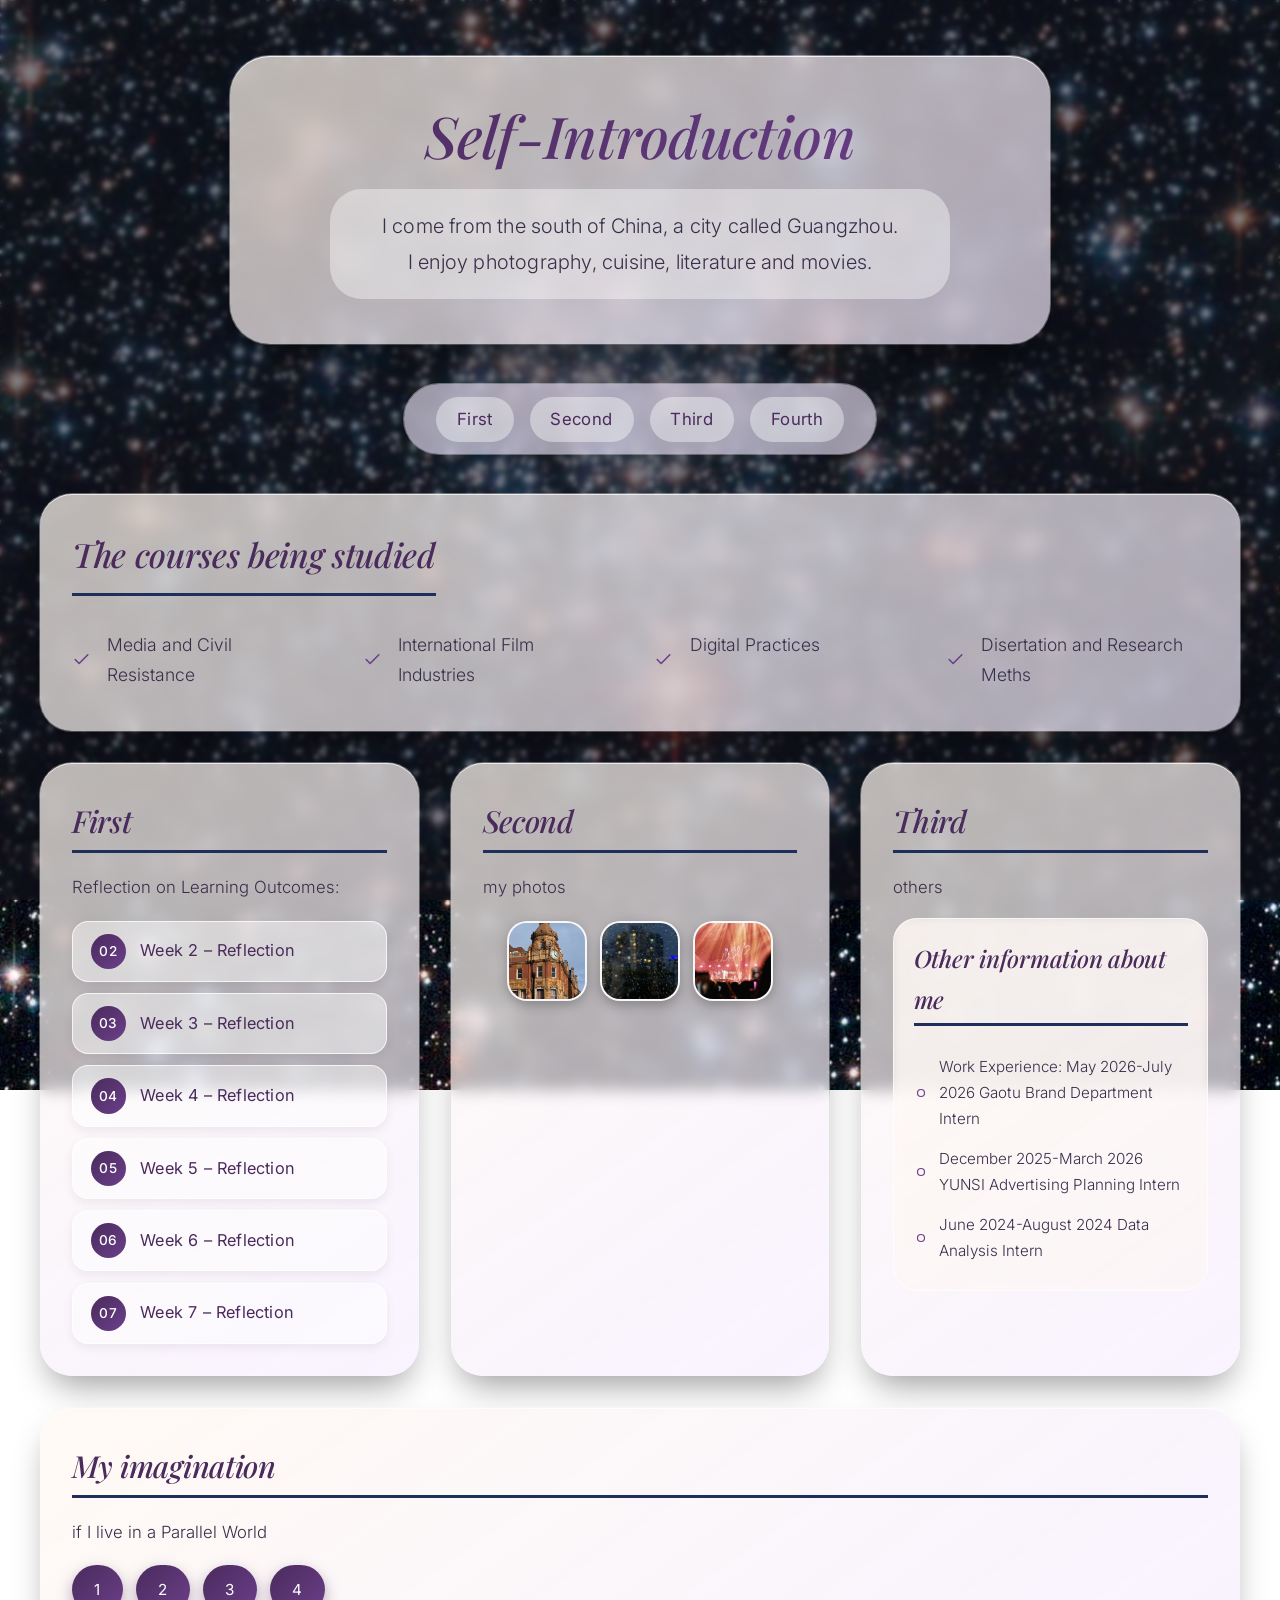
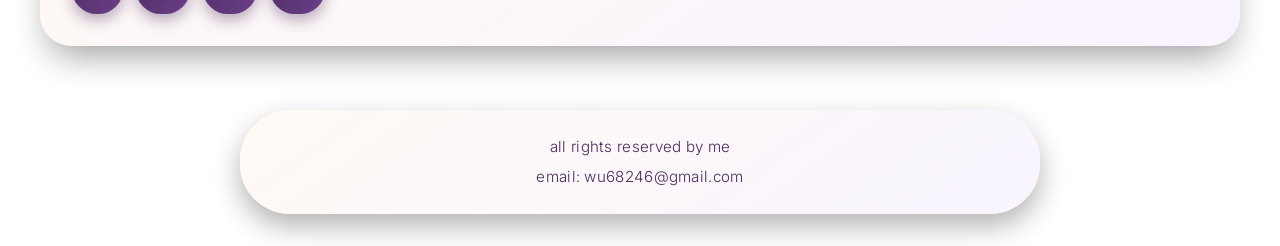
<file: index.html>
<!DOCTYPE html>
<html lang="en">
<head>
  <meta charset="UTF-8">
  <meta name="viewport" content="width=device-width, initial-scale=1.0">
  <title>Welcome to 5000r's website</title>
  <link rel="preconnect" href="https://fonts.googleapis.com">
  <link rel="preconnect" href="https://fonts.gstatic.com" crossorigin>
  <link href="https://fonts.googleapis.com/css2?family=Playfair+Display:ital,wght@0,400;0,500;0,600;0,700;1,400&family=Inter:opsz,wght@14..32,300;14..32,400;14..32,500;14..32,600&display=swap" rel="stylesheet">
  <style>
    * {
      margin: 0;
      padding: 0;
      box-sizing: border-box;
    }

    body {
      font-family: 'Inter', 'Segoe UI', system-ui, -apple-system, sans-serif;
      font-weight: 300;
      line-height: 1.7;
      color: #1e1e2f;
      min-height: 100vh;
      background-image: url('5000r.jpg');
      background-size: cover;
      background-repeat: no-repeat;
      background-position: center;
      background-attachment: fixed;
      position: relative;
      display: flex;
      flex-direction: column;
      align-items: center;
      padding: 2rem 1.5rem;
    }

    body::before {
      content: "";
      position: fixed;
      inset: 0;
      background: rgba(20, 20, 30, 0.55);
      backdrop-filter: blur(2px);
      z-index: 0;
      pointer-events: none;
    }

    body > * {
      position: relative;
      z-index: 1;
    }

    header {
      max-width: 820px;
      width: 100%;
      margin: 1.5rem auto 2rem;
      padding: 2.8rem 2.2rem;
      background: linear-gradient(145deg, rgba(255, 245, 235, 0.72), rgba(245, 235, 255, 0.68));
      backdrop-filter: blur(10px);
      border-radius: 2.5rem;
      box-shadow: 0 25px 45px -12px rgba(0, 0, 0, 0.55), 0 0 0 1px rgba(255, 255, 255, 0.4), inset 0 1px 0 rgba(255, 255, 255, 0.8);
      text-align: center;
      transition: transform 0.2s ease;
    }

    header h1 {
      font-family: 'Playfair Display', Georgia, serif;
      font-weight: 500;
      font-style: italic;
      font-size: 3.6rem;
      letter-spacing: -0.01em;
      text-transform: capitalize;
      background: linear-gradient(135deg, #4a2b5c, #6b3f8a);
      -webkit-background-clip: text;
      background-clip: text;
      color: transparent;
      margin-bottom: 1.2rem;
      line-height: 1.2;
    }

    header p {
      font-family: 'Inter', sans-serif;
      font-weight: 300;
      font-size: 1.25rem;
      color: #3a2f4b;
      max-width: 620px;
      margin: 0 auto;
      line-height: 1.8;
      background: rgba(255, 255, 255, 0.4);
      padding: 1.2rem 1.8rem;
      border-radius: 2rem;
      letter-spacing: 0.2px;
    }

    nav {
      display: flex;
      flex-wrap: wrap;
      justify-content: center;
      gap: 1rem;
      margin: 0.5rem 0 2.5rem;
      background: rgba(245, 235, 255, 0.6);
      backdrop-filter: blur(8px);
      padding: 0.8rem 2rem;
      border-radius: 50px;
      box-shadow: 0 8px 20px rgba(0, 0, 0, 0.25), 0 0 0 1px rgba(255, 255, 255, 0.4);
      width: fit-content;
      max-width: 90%;
    }

    nav a {
      font-family: 'Inter', sans-serif;
      font-weight: 400;
      font-size: 1.05rem;
      color: #4a2b5c;
      text-decoration: none;
      padding: 0.5rem 1.3rem;
      border-radius: 30px;
      transition: all 0.25s ease;
      background: rgba(255, 255, 255, 0.4);
      letter-spacing: 0.4px;
    }

    nav a:hover {
      background: #4a2b5c;
      color: #ffffff;
      transform: translateY(-2px);
      box-shadow: 0 6px 12px rgba(0, 0, 0, 0.25);
      font-weight: 500;
    }

    main {
      width: 100%;
      max-width: 1200px;
      display: flex;
      flex-direction: row;
      flex-wrap: wrap;
      justify-content: center;
      align-items: stretch;
      gap: 2rem;
      margin-bottom: 2rem;
    }

    main > *,
    section {
      background: linear-gradient(145deg, rgba(255, 248, 240, 0.72), rgba(245, 238, 255, 0.68));
      backdrop-filter: blur(8px);
      border-radius: 2rem;
      padding: 2rem 2rem;
      box-shadow: 0 18px 35px -10px rgba(0, 0, 0, 0.4), 0 0 0 1px rgba(255, 255, 255, 0.35), inset 0 1px 0 rgba(255, 255, 255, 0.7);
      transition: all 0.2s ease;
    }

    .courses-block {
      flex: 0 0 100%;
      display: flex;
      flex-direction: column;
    }

    .courses-block h2 {
      font-family: 'Playfair Display', Georgia, serif;
      font-weight: 500;
      font-style: italic;
      font-size: 2.1rem;
      color: #4a2b5c;
      margin-bottom: 1rem;
      letter-spacing: -0.01em;
      padding-bottom: 0.6rem;
      border-bottom: 3px solid #1e2f5c;
      width: fit-content;
    }

    .courses-block ul {
      list-style-type: none;
      display: grid;
      grid-template-columns: repeat(auto-fit, minmax(240px, 1fr));
      gap: 0.8rem 1.8rem;
      padding-left: 0;
      margin-top: 0.5rem;
    }

    .courses-block ul li {
      font-family: 'Inter', sans-serif;
      font-weight: 300;
      font-size: 1.1rem;
      color: #3a2f4b;
      padding: 0.6rem 0.8rem 0.6rem 2.2rem;
      background: url('data:image/svg+xml;utf8,<svg xmlns="http://www.w3.org/2000/svg" width="16" height="16" viewBox="0 0 24 24" fill="none" stroke="%236b3f8a" stroke-width="2" stroke-linecap="round" stroke-linejoin="round"><path d="M20 6L9 17l-5-5"/></svg>') left center no-repeat;
      background-size: 1.2rem;
      border-radius: 30px;
      transition: background 0.2s;
    }

    #first, #second, #third, #fourth {
      flex: 1 1 280px;
      min-width: 240px;
      display: flex;
      flex-direction: column;
    }

    section h3 {
      font-family: 'Playfair Display', Georgia, serif;
      font-weight: 500;
      font-style: italic;
      font-size: 1.9rem;
      color: #4a2b5c;
      margin-bottom: 0.75rem;
      letter-spacing: -0.01em;
      display: inline-block;
      border-bottom: 3px solid #1e2f5c;
      padding-bottom: 0.2rem;
    }

    section p {
      font-family: 'Inter', sans-serif;
      font-weight: 300;
      font-size: 1.05rem;
      color: #3a2f4b;
      margin-top: 0.5rem;
    }

    /* ===== Week 1–6 链接卡片 ===== */
    .outcome-list {
      display: flex;
      flex-direction: column;
      gap: 0.7rem;
      margin-top: 1.2rem;
    }

    .outcome-item {
      display: flex;
      align-items: center;
      gap: 0.9rem;
      text-decoration: none;
      padding: 0.75rem 1.1rem;
      border-radius: 16px;
      background: rgba(255, 255, 255, 0.45);
      border: 1px solid rgba(255, 255, 255, 0.75);
      box-shadow: 0 4px 10px rgba(74, 43, 92, 0.08);
      transition: all 0.25s ease;
      position: relative;
      overflow: hidden;
    }

    .outcome-item::before {
      content: "";
      position: absolute;
      left: 0;
      top: 0;
      bottom: 0;
      width: 4px;
      background: linear-gradient(180deg, #4a2b5c, #8a5cb0);
      opacity: 0;
      transition: opacity 0.25s ease;
    }

    .outcome-item:hover {
      background: linear-gradient(135deg, #4a2b5c, #6b3f8a);
      transform: translateY(-3px);
      box-shadow: 0 10px 22px rgba(74, 43, 92, 0.35);
    }

    .outcome-item:hover::before {
      opacity: 1;
    }

    .week-num {
      flex-shrink: 0;
      width: 2.2rem;
      height: 2.2rem;
      display: flex;
      align-items: center;
      justify-content: center;
      border-radius: 50%;
      background: linear-gradient(135deg, #4a2b5c, #6b3f8a);
      color: #ffffff;
      font-family: 'Inter', sans-serif;
      font-weight: 500;
      font-size: 0.85rem;
      letter-spacing: 0.5px;
      transition: all 0.25s ease;
    }

    .outcome-item:hover .week-num {
      background: #ffffff;
      color: #4a2b5c;
    }

    .week-label {
      font-family: 'Inter', sans-serif;
      font-weight: 400;
      font-size: 1.02rem;
      color: #4a2b5c;
      letter-spacing: 0.2px;
      transition: color 0.25s ease;
    }

    .outcome-item:hover .week-label {
      color: #ffffff;
      font-weight: 500;
    }

    .gallery {
      display: flex;
      flex-wrap: wrap;
      gap: 0.8rem;
      margin-top: 1.2rem;
      justify-content: center;
    }

    .gallery img {
      width: 80px;
      height: 80px;
      object-fit: cover;
      border-radius: 20px;
      box-shadow: 0 4px 12px rgba(0, 0, 0, 0.25);
      border: 2px solid rgba(255, 255, 255, 0.8);
      transition: transform 0.25s, box-shadow 0.25s;
      background: #d9d9e0;
    }

    .gallery img:hover {
      transform: scale(1.1);
      box-shadow: 0 8px 20px rgba(0, 0, 0, 0.35);
    }

    #third section {
      background: rgba(255, 250, 245, 0.55);
      backdrop-filter: blur(4px);
      border-radius: 1.5rem;
      padding: 1.2rem 1.2rem;
      margin-top: 1rem;
      box-shadow: none;
      border: 1px solid rgba(255, 255, 255, 0.7);
    }

    #third section h3 {
      font-family: 'Playfair Display', Georgia, serif;
      font-weight: 500;
      font-style: italic;
      font-size: 1.5rem;
      color: #4a2b5c;
      border-bottom-width: 3px;
      border-bottom-color: #1e2f5c;
    }

    #third section ul {
      list-style: none;
      padding-left: 0;
      margin-top: 0.6rem;
    }

    #third section ul li {
      font-family: 'Inter', sans-serif;
      font-weight: 300;
      padding: 0.45rem 0 0.45rem 1.6rem;
      background: url('data:image/svg+xml;utf8,<svg xmlns="http://www.w3.org/2000/svg" width="14" height="14" viewBox="0 0 24 24" fill="none" stroke="%236b3f8a" stroke-width="2"><circle cx="12" cy="12" r="6"/></svg>') left center no-repeat;
      background-size: 0.9rem;
      font-size: 0.95rem;
      color: #3a2f4b;
    }

    .link-buttons {
      display: flex;
      flex-wrap: wrap;
      gap: 0.8rem;
      margin-top: 1.2rem;
    }

    .link-buttons a {
      font-family: 'Inter', sans-serif;
      font-weight: 400;
      font-size: 0.95rem;
      color: #ffffff;
      text-decoration: none;
      padding: 0.7rem 1.4rem;
      border-radius: 40px;
      background: linear-gradient(135deg, #4a2b5c, #6b3f8a);
      box-shadow: 0 6px 15px rgba(74, 43, 92, 0.4);
      transition: all 0.25s ease;
      letter-spacing: 0.4px;
      display: inline-flex;
      align-items: center;
      gap: 0.4rem;
    }

    .link-buttons a:hover {
      background: linear-gradient(135deg, #6b3f8a, #8a5cb0);
      transform: translateY(-3px);
      box-shadow: 0 10px 22px rgba(74, 43, 92, 0.55);
    }

    .link-buttons a:active {
      transform: translateY(-1px);
      box-shadow: 0 5px 12px rgba(74, 43, 92, 0.5);
    }

    footer {
      width: 100%;
      max-width: 800px;
      margin-top: 2rem;
      padding: 1.5rem 2rem;
      background: linear-gradient(145deg, rgba(255, 248, 240, 0.68), rgba(245, 238, 255, 0.64));
      backdrop-filter: blur(10px);
      border-radius: 50px;
      text-align: center;
      box-shadow: 0 12px 28px rgba(0, 0, 0, 0.3), 0 0 0 1px rgba(255, 255, 255, 0.35);
      font-family: 'Inter', sans-serif;
      font-weight: 300;
      font-size: 0.95rem;
      color: #4a2b5c;
      display: flex;
      flex-direction: column;
      gap: 0.3rem;
      letter-spacing: 0.3px;
    }

    footer p {
      margin: 0;
    }

    @media (max-width: 700px) {
      header h1 {
        font-size: 2.6rem;
      }
      header {
        padding: 1.8rem 1.2rem;
      }
      nav {
        padding: 0.6rem 1rem;
      }
      nav a {
        font-size: 0.95rem;
        padding: 0.4rem 0.9rem;
      }
      main {
        flex-direction: column;
      }
      #first, #second, #third, #fourth {
        flex: 1 1 auto;
      }
      .gallery img {
        width: 70px;
        height: 70px;
      }
      .courses-block h2 {
        font-size: 1.8rem;
      }
      .link-buttons a {
        font-size: 0.9rem;
        padding: 0.6rem 1.1rem;
      }
      .outcome-list {
        gap: 0.55rem;
      }
      .outcome-item {
        padding: 0.65rem 0.9rem;
      }
    }
  </style>
</head>
<body>
  <header>
    <h1>self-introduction</h1>
    <p>
      I come from the south of China, a city called Guangzhou.<br>
      I enjoy photography, cuisine, literature and movies.
    </p>
  </header>

  <nav>
    <a href="#first">First</a>
    <a href="#second">Second</a>
    <a href="#third">Third</a>
    <a href="#fourth">Fourth</a>
  </nav>

  <main>
    <section class="courses-block">
      <h2>The courses being studied</h2>
      <ul>
        <li>Media and Civil Resistance</li>
        <li>International Film Industries</li>
        <li>Digital Practices</li>
        <li>Disertation and Research Meths</li>
      </ul>
    </section>

    <section id="first">
      <h3>First</h3>
      <p>Reflection on Learning Outcomes:</p>

      <div class="outcome-list">
               <a href="week2.html" class="outcome-item">
          <span class="week-num">02</span>
          <span class="week-label">Week 2 – Reflection</span>
        </a>
        <a href="week3.html" class="outcome-item">
          <span class="week-num">03</span>
          <span class="week-label">Week 3 – Reflection</span>
        </a>
        <a href="week4.html" class="outcome-item">
          <span class="week-num">04</span>
          <span class="week-label">Week 4 – Reflection</span>
        </a>
        <a href="week 5.html" class="outcome-item">
          <span class="week-num">05</span>
          <span class="week-label">Week 5 – Reflection</span>
        </a>
        <a href="week6.html" class="outcome-item">
          <span class="week-num">06</span>
          <span class="week-label">Week 6 – Reflection</span>
        </a>
         <a href="week7.html" class="outcome-item">
          <span class="week-num">07</span>
          <span class="week-label">Week 7 – Reflection</span>
        </a>
      </div>
    </section>

    <section id="second">
      <h3>Second</h3>
      <p>my photos</p>
      <div class="gallery">
        <img src="1.jpg" alt="1">
        <img src="2.jpg" alt="2">
        <img src="3.jpg" alt="3">
      </div>
    </section>

    <section id="third">
      <h3>Third</h3>
      <p>others</p>
      <section>
        <h3>Other information about me</h3>
        <ul>
          <li>Work Experience: May 2026-July 2026 Gaotu Brand Department Intern</li>
          <li>December 2025-March 2026 YUNSI Advertising Planning Intern</li>
          <li>June 2024-August 2024 Data Analysis Intern</li>
        </ul>
      </section>
    </section>

    <section id="fourth">
      <h3>My imagination</h3>
      <p>if I live in a Parallel World</p>
      <div class="link-buttons">
        <a href="hometown.html">1</a>
        <a href="photography.html">2</a>
        <a href="projects.html">3</a>
        <a href="blog.html">4</a>
      </div>
    </section>
  </main>

  <footer>
    <p>all rights reserved by me</p>
    <p>email: wu68246@gmail.com</p>
  </footer>
</body>
</html>
</file>
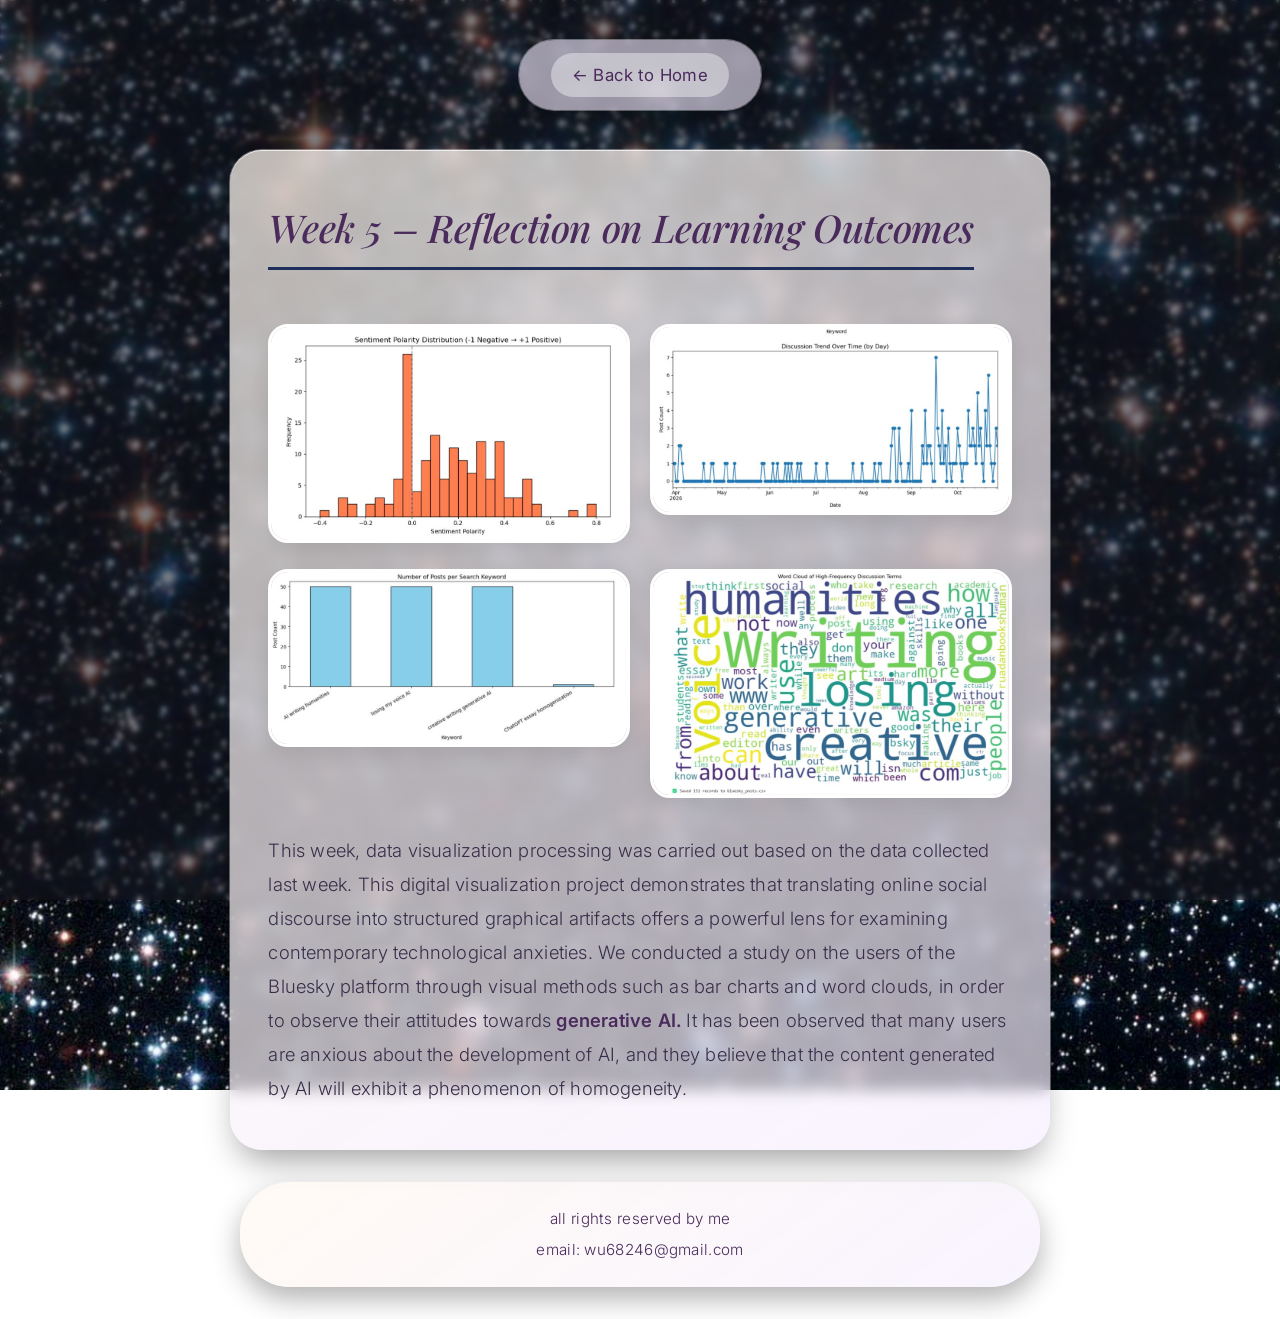
<file: week 5.html>
<!DOCTYPE html>
<html lang="en">
<head>
  <meta charset="UTF-8">
  <meta name="viewport" content="width=device-width, initial-scale=1.0">
  <title>Week 5 – Reflection on Learning Outcomes</title>
  <link rel="preconnect" href="https://fonts.googleapis.com">
  <link rel="preconnect" href="https://fonts.gstatic.com" crossorigin>
  <link href="https://fonts.googleapis.com/css2?family=Playfair+Display:ital,wght@0,400;0,500;0,600;0,700;1,400&family=Inter:opsz,wght@14..32,300;14..32,400;14..32,500;14..32,600&display=swap" rel="stylesheet">
  <style>
    * {
      margin: 0;
      padding: 0;
      box-sizing: border-box;
    }

    body {
      font-family: 'Inter', 'Segoe UI', system-ui, -apple-system, sans-serif;
      font-weight: 300;
      line-height: 1.7;
      color: #1e1e2f;
      min-height: 100vh;
      background-image: url('5000r.jpg');
      background-size: cover;
      background-repeat: no-repeat;
      background-position: center;
      background-attachment: fixed;
      position: relative;
      display: flex;
      flex-direction: column;
      align-items: center;
      padding: 2rem 1.5rem;
    }

    body::before {
      content: "";
      position: fixed;
      inset: 0;
      background: rgba(20, 20, 30, 0.55);
      backdrop-filter: blur(2px);
      z-index: 0;
      pointer-events: none;
    }

    body > * {
      position: relative;
      z-index: 1;
    }

    nav {
      display: flex;
      flex-wrap: wrap;
      justify-content: center;
      gap: 1rem;
      margin: 0.5rem 0 2.5rem;
      background: rgba(245, 235, 255, 0.6);
      backdrop-filter: blur(8px);
      padding: 0.8rem 2rem;
      border-radius: 50px;
      box-shadow: 0 8px 20px rgba(0, 0, 0, 0.25), 0 0 0 1px rgba(255, 255, 255, 0.4);
      width: fit-content;
      max-width: 90%;
    }

    nav a {
      font-family: 'Inter', sans-serif;
      font-weight: 400;
      font-size: 1.05rem;
      color: #4a2b5c;
      text-decoration: none;
      padding: 0.5rem 1.3rem;
      border-radius: 30px;
      transition: all 0.25s ease;
      background: rgba(255, 255, 255, 0.4);
      letter-spacing: 0.4px;
    }

    nav a:hover {
      background: #4a2b5c;
      color: #ffffff;
      transform: translateY(-2px);
      box-shadow: 0 6px 12px rgba(0, 0, 0, 0.25);
      font-weight: 500;
    }

    .content-card {
      max-width: 820px;
      width: 100%;
      background: linear-gradient(145deg, rgba(255, 248, 240, 0.72), rgba(245, 238, 255, 0.68));
      backdrop-filter: blur(8px);
      border-radius: 2rem;
      padding: 2.8rem 2.4rem;
      box-shadow: 0 18px 35px -10px rgba(0, 0, 0, 0.4), 0 0 0 1px rgba(255, 255, 255, 0.35), inset 0 1px 0 rgba(255, 255, 255, 0.7);
      transition: all 0.2s ease;
    }

    .content-card h1 {
      font-family: 'Playfair Display', Georgia, serif;
      font-weight: 500;
      font-style: italic;
      font-size: 2.4rem;
      color: #4a2b5c;
      letter-spacing: -0.01em;
      margin-bottom: 1.4rem;
      padding-bottom: 0.4rem;
      border-bottom: 3px solid #1e2f5c;
      display: inline-block;
    }

    .content-card p {
      font-family: 'Inter', sans-serif;
      font-weight: 300;
      font-size: 1.15rem;
      color: #3a2f4b;
      line-height: 1.85;
      letter-spacing: 0.2px;
    }

    .content-card p strong {
      font-weight: 600;
      color: #4a2b5c;
    }

    /* ===== 图片布局优化 ===== */
    .image-wrapper {
      margin: 2rem 0 2.2rem 0;
    }

    /* 使用两列网格，每张图片更大、布局更整齐 */
    .image-grid {
      display: grid;
      grid-template-columns: 1fr 1fr;
      gap: 1.6rem 1.2rem;
      justify-items: center;
      align-items: start;
    }

    .image-grid figure {
      margin: 0;
      display: flex;
      flex-direction: column;
      align-items: center;
      width: 100%;
    }

    /* 图片尺寸大幅增大：最大宽度480px，高度自适应 */
    .reflection-img {
      max-width: 480px;
      width: 100%;
      height: auto;
      border-radius: 20px;
      box-shadow: 0 8px 20px rgba(0, 0, 0, 0.08);
      border: 3px solid #ffffff;
      transition: transform 0.2s ease, box-shadow 0.2s ease;
      display: block;
    }

    .reflection-img:hover {
      transform: scale(1.01);
      box-shadow: 0 10px 24px rgba(0, 0, 0, 0.12);
    }

    .caption {
      text-align: center;
      font-size: 0.85rem;
      color: #6f7e7d;
      letter-spacing: 0.02em;
      margin-top: 0.6rem;
      font-style: italic;
      font-weight: 300;
    }

    footer {
      width: 100%;
      max-width: 800px;
      margin-top: 2rem;
      padding: 1.5rem 2rem;
      background: linear-gradient(145deg, rgba(255, 248, 240, 0.68), rgba(245, 238, 255, 0.64));
      backdrop-filter: blur(10px);
      border-radius: 50px;
      text-align: center;
      box-shadow: 0 12px 28px rgba(0, 0, 0, 0.3), 0 0 0 1px rgba(255, 255, 255, 0.35);
      font-family: 'Inter', sans-serif;
      font-weight: 300;
      font-size: 0.95rem;
      color: #4a2b5c;
      display: flex;
      flex-direction: column;
      gap: 0.3rem;
      letter-spacing: 0.3px;
    }

    footer p {
      margin: 0;
    }

    /* ===== 响应式调整 ===== */
    @media (max-width: 700px) {
      .content-card {
        padding: 1.8rem 1.4rem;
      }
      .content-card h1 {
        font-size: 1.9rem;
      }
      .content-card p {
        font-size: 1.05rem;
      }
      nav {
        padding: 0.6rem 1rem;
      }
      nav a {
        font-size: 0.95rem;
        padding: 0.4rem 0.9rem;
      }

      /* 小屏幕上改为单列，图片依然保持较大尺寸 */
      .image-grid {
        grid-template-columns: 1fr;
        gap: 1.4rem;
      }
      .reflection-img {
        max-width: 420px;
      }
    }

    @media (max-width: 450px) {
      .reflection-img {
        max-width: 300px;   /* 超小屏再稍微缩小，避免溢出 */
      }
    }
  </style>
</head>
<body>
  <nav>
    <a href="index.html">← Back to Home</a>
  </nav>

  <main class="content-card">
    <h1>Week 5 – Reflection on Learning Outcomes</h1>

    <div class="image-wrapper">
      <!-- 使用两列网格排列四张图片，每张图片尺寸更大 -->
      <div class="image-grid">
        <figure>
          <img 
            src="week5.1 pic.jpg" 
            alt="Reflection on learning – visualization 1" 
            class="reflection-img"
            width="480"
            height="480"
            loading="lazy"
          >
        </figure>

        <figure>
          <img 
            src="week5.2 pic.jpg" 
            alt="Reflection on learning – visualization 2" 
            class="reflection-img"
            width="480"
            height="480"
            loading="lazy"
          >
        </figure>

        <figure>
          <img 
            src="week5.3 pic.jpg" 
            alt="Reflection on learning – visualization 3" 
            class="reflection-img"
            width="480"
            height="480"
            loading="lazy"
          >
        </figure>

        <figure>
          <img 
            src="week5.4 pic.jpg" 
            alt="Reflection on learning – visualization 4" 
            class="reflection-img"
            width="480"
            height="480"
            loading="lazy"
          >
        </figure>
      </div>
    </div>

    <p>
      This week, data visualization processing 
      was carried out based on the data collected last week.

      This digital visualization project demonstrates that translating online social discourse 
      into structured graphical artifacts 
      offers a powerful lens for examining contemporary technological anxieties.

      We conducted a study on the users of the Bluesky platform through 
      visual methods such as bar charts and word clouds, in order to observe their attitudes towards <strong>generative AI.</strong>
      It has been observed that many users are anxious about the development of AI, and they believe
      that the content generated by AI will exhibit a phenomenon of homogeneity.
    </p>
  </main>

  <footer>
    <p>all rights reserved by me</p>
    <p>email: wu68246@gmail.com</p>
  </footer>
</body>
</html>
</file>
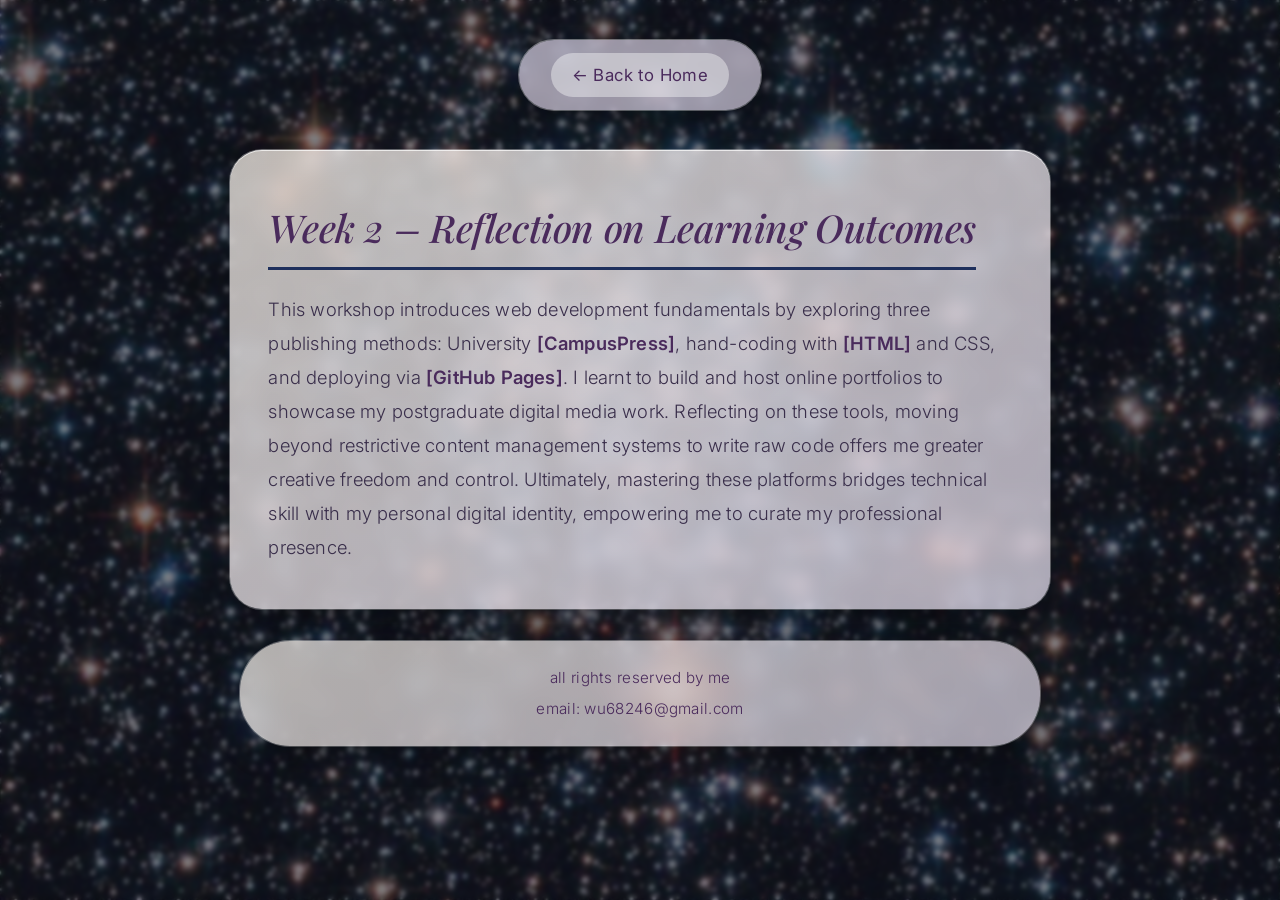
<file: week2.html>
<!DOCTYPE html>
<html lang="en">
<head>
  <meta charset="UTF-8">
  <meta name="viewport" content="width=device-width, initial-scale=1.0">
  <title>Week 2 – Reflection on Learning Outcomes</title>
  <link rel="preconnect" href="https://fonts.googleapis.com">
  <link rel="preconnect" href="https://fonts.gstatic.com" crossorigin>
  <link href="https://fonts.googleapis.com/css2?family=Playfair+Display:ital,wght@0,400;0,500;0,600;0,700;1,400&family=Inter:opsz,wght@14..32,300;14..32,400;14..32,500;14..32,600&display=swap" rel="stylesheet">
  <style>
    * {
      margin: 0;
      padding: 0;
      box-sizing: border-box;
    }

    body {
      font-family: 'Inter', 'Segoe UI', system-ui, -apple-system, sans-serif;
      font-weight: 300;
      line-height: 1.7;
      color: #1e1e2f;
      min-height: 100vh;
      background-image: url('5000r.jpg');
      background-size: cover;
      background-repeat: no-repeat;
      background-position: center;
      background-attachment: fixed;
      position: relative;
      display: flex;
      flex-direction: column;
      align-items: center;
      padding: 2rem 1.5rem;
    }

    body::before {
      content: "";
      position: fixed;
      inset: 0;
      background: rgba(20, 20, 30, 0.55);
      backdrop-filter: blur(2px);
      z-index: 0;
      pointer-events: none;
    }

    body > * {
      position: relative;
      z-index: 1;
    }

    nav {
      display: flex;
      flex-wrap: wrap;
      justify-content: center;
      gap: 1rem;
      margin: 0.5rem 0 2.5rem;
      background: rgba(245, 235, 255, 0.6);
      backdrop-filter: blur(8px);
      padding: 0.8rem 2rem;
      border-radius: 50px;
      box-shadow: 0 8px 20px rgba(0, 0, 0, 0.25), 0 0 0 1px rgba(255, 255, 255, 0.4);
      width: fit-content;
      max-width: 90%;
    }

    nav a {
      font-family: 'Inter', sans-serif;
      font-weight: 400;
      font-size: 1.05rem;
      color: #4a2b5c;
      text-decoration: none;
      padding: 0.5rem 1.3rem;
      border-radius: 30px;
      transition: all 0.25s ease;
      background: rgba(255, 255, 255, 0.4);
      letter-spacing: 0.4px;
    }

    nav a:hover {
      background: #4a2b5c;
      color: #ffffff;
      transform: translateY(-2px);
      box-shadow: 0 6px 12px rgba(0, 0, 0, 0.25);
      font-weight: 500;
    }

    .content-card {
      max-width: 820px;
      width: 100%;
      background: linear-gradient(145deg, rgba(255, 248, 240, 0.72), rgba(245, 238, 255, 0.68));
      backdrop-filter: blur(8px);
      border-radius: 2rem;
      padding: 2.8rem 2.4rem;
      box-shadow: 0 18px 35px -10px rgba(0, 0, 0, 0.4), 0 0 0 1px rgba(255, 255, 255, 0.35), inset 0 1px 0 rgba(255, 255, 255, 0.7);
      transition: all 0.2s ease;
    }

    .content-card h1 {
      font-family: 'Playfair Display', Georgia, serif;
      font-weight: 500;
      font-style: italic;
      font-size: 2.4rem;
      color: #4a2b5c;
      letter-spacing: -0.01em;
      margin-bottom: 1.4rem;
      padding-bottom: 0.4rem;
      border-bottom: 3px solid #1e2f5c;
      display: inline-block;
    }

    .content-card p {
      font-family: 'Inter', sans-serif;
      font-weight: 300;
      font-size: 1.15rem;
      color: #3a2f4b;
      line-height: 1.85;
      letter-spacing: 0.2px;
    }

    .content-card p strong {
      font-weight: 600;
      color: #4a2b5c;
    }

    footer {
      width: 100%;
      max-width: 800px;
      margin-top: 2rem;
      padding: 1.5rem 2rem;
      background: linear-gradient(145deg, rgba(255, 248, 240, 0.68), rgba(245, 238, 255, 0.64));
      backdrop-filter: blur(10px);
      border-radius: 50px;
      text-align: center;
      box-shadow: 0 12px 28px rgba(0, 0, 0, 0.3), 0 0 0 1px rgba(255, 255, 255, 0.35);
      font-family: 'Inter', sans-serif;
      font-weight: 300;
      font-size: 0.95rem;
      color: #4a2b5c;
      display: flex;
      flex-direction: column;
      gap: 0.3rem;
      letter-spacing: 0.3px;
    }

    footer p {
      margin: 0;
    }

    @media (max-width: 700px) {
      .content-card {
        padding: 1.8rem 1.4rem;
      }
      .content-card h1 {
        font-size: 1.9rem;
      }
      .content-card p {
        font-size: 1.05rem;
      }
      nav {
        padding: 0.6rem 1rem;
      }
      nav a {
        font-size: 0.95rem;
        padding: 0.4rem 0.9rem;
      }
    }
  </style>
</head>
<body>
  <nav>
    <a href="index.html">← Back to Home</a>
  </nav>

  <main class="content-card">
    <h1>Week 2 – Reflection on Learning Outcomes</h1>
    <p>
      This workshop introduces web development fundamentals by exploring three publishing methods:
      University <strong>[CampusPress]</strong>, hand-coding with <strong>[HTML]</strong> and CSS,
      and deploying via <strong>[GitHub Pages]</strong>. I learnt to build and host online portfolios
      to showcase my postgraduate digital media work. Reflecting on these tools, moving beyond
      restrictive content management systems to write raw code offers me greater creative freedom
      and control. Ultimately, mastering these platforms bridges technical skill with my personal
      digital identity, empowering me to curate my professional presence.
    </p>
  </main>

  <footer>
    <p>all rights reserved by me</p>
    <p>email: wu68246@gmail.com</p>
  </footer>
</body>
</html>
</file>
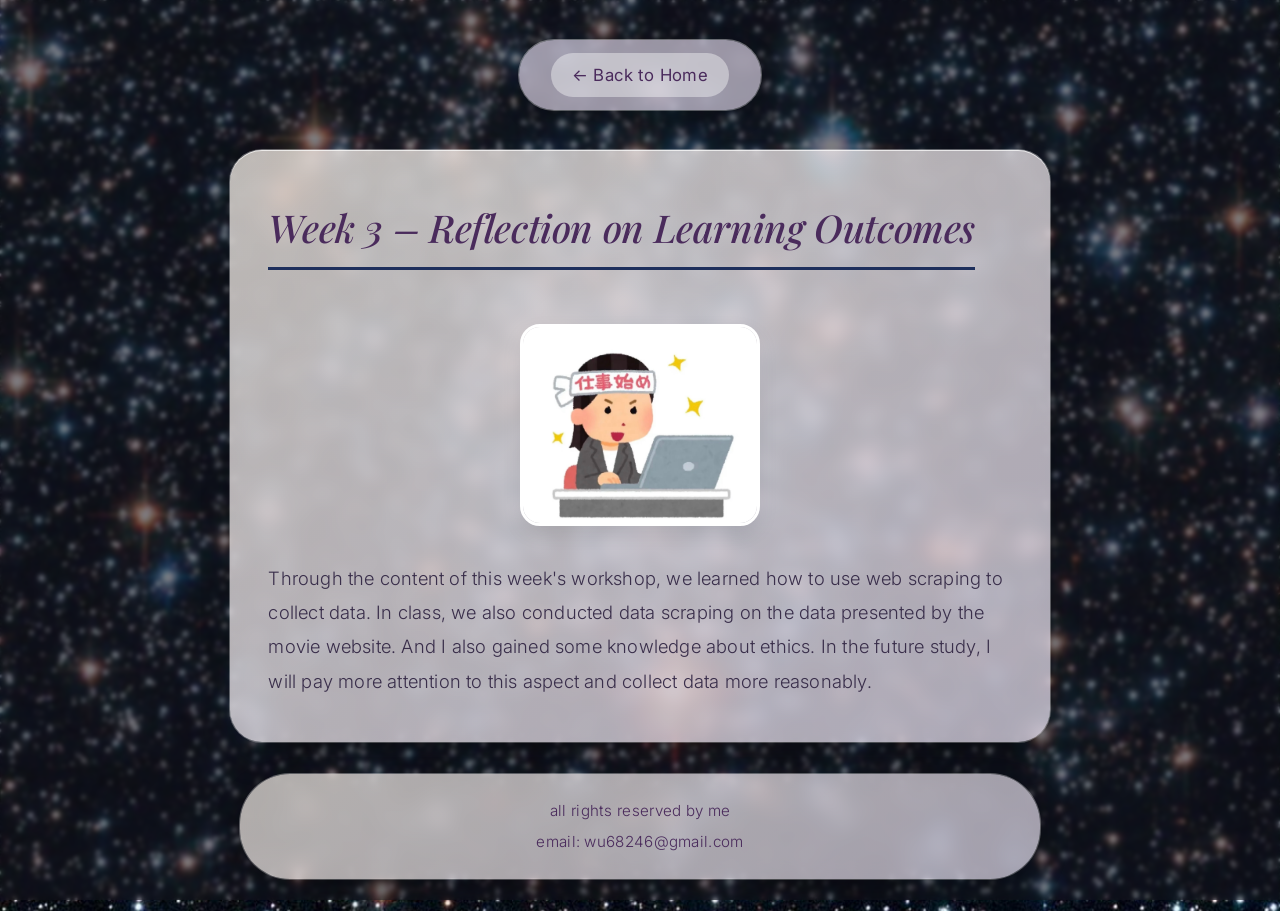
<file: week3.html>
<!DOCTYPE html>
<html lang="en">
<head>
  <meta charset="UTF-8">
  <meta name="viewport" content="width=device-width, initial-scale=1.0">
  <title>Week 3 – Reflection on Learning Outcomes</title>
  <link rel="preconnect" href="https://fonts.googleapis.com">
  <link rel="preconnect" href="https://fonts.gstatic.com" crossorigin>
  <link href="https://fonts.googleapis.com/css2?family=Playfair+Display:ital,wght@0,400;0,500;0,600;0,700;1,400&family=Inter:opsz,wght@14..32,300;14..32,400;14..32,500;14..32,600&display=swap" rel="stylesheet">
  <style>
    * {
      margin: 0;
      padding: 0;
      box-sizing: border-box;
    }

    body {
      font-family: 'Inter', 'Segoe UI', system-ui, -apple-system, sans-serif;
      font-weight: 300;
      line-height: 1.7;
      color: #1e1e2f;
      min-height: 100vh;
      background-image: url('5000r.jpg');
      background-size: cover;
      background-repeat: no-repeat;
      background-position: center;
      background-attachment: fixed;
      position: relative;
      display: flex;
      flex-direction: column;
      align-items: center;
      padding: 2rem 1.5rem;
    }

    body::before {
      content: "";
      position: fixed;
      inset: 0;
      background: rgba(20, 20, 30, 0.55);
      backdrop-filter: blur(2px);
      z-index: 0;
      pointer-events: none;
    }

    body > * {
      position: relative;
      z-index: 1;
    }

    nav {
      display: flex;
      flex-wrap: wrap;
      justify-content: center;
      gap: 1rem;
      margin: 0.5rem 0 2.5rem;
      background: rgba(245, 235, 255, 0.6);
      backdrop-filter: blur(8px);
      padding: 0.8rem 2rem;
      border-radius: 50px;
      box-shadow: 0 8px 20px rgba(0, 0, 0, 0.25), 0 0 0 1px rgba(255, 255, 255, 0.4);
      width: fit-content;
      max-width: 90%;
    }

    nav a {
      font-family: 'Inter', sans-serif;
      font-weight: 400;
      font-size: 1.05rem;
      color: #4a2b5c;
      text-decoration: none;
      padding: 0.5rem 1.3rem;
      border-radius: 30px;
      transition: all 0.25s ease;
      background: rgba(255, 255, 255, 0.4);
      letter-spacing: 0.4px;
    }

    nav a:hover {
      background: #4a2b5c;
      color: #ffffff;
      transform: translateY(-2px);
      box-shadow: 0 6px 12px rgba(0, 0, 0, 0.25);
      font-weight: 500;
    }

    .content-card {
      max-width: 820px;
      width: 100%;
      background: linear-gradient(145deg, rgba(255, 248, 240, 0.72), rgba(245, 238, 255, 0.68));
      backdrop-filter: blur(8px);
      border-radius: 2rem;
      padding: 2.8rem 2.4rem;
      box-shadow: 0 18px 35px -10px rgba(0, 0, 0, 0.4), 0 0 0 1px rgba(255, 255, 255, 0.35), inset 0 1px 0 rgba(255, 255, 255, 0.7);
      transition: all 0.2s ease;
    }

    .content-card h1 {
      font-family: 'Playfair Display', Georgia, serif;
      font-weight: 500;
      font-style: italic;
      font-size: 2.4rem;
      color: #4a2b5c;
      letter-spacing: -0.01em;
      margin-bottom: 1.4rem;
      padding-bottom: 0.4rem;
      border-bottom: 3px solid #1e2f5c;
      display: inline-block;
    }

    .content-card p {
      font-family: 'Inter', sans-serif;
      font-weight: 300;
      font-size: 1.15rem;
      color: #3a2f4b;
      line-height: 1.85;
      letter-spacing: 0.2px;
    }

    .content-card p strong {
      font-weight: 600;
      color: #4a2b5c;
    }

    .image-wrapper {
      margin: 2rem 0 2.2rem 0;
      display: flex;
      justify-content: center;
      align-items: center;
    }

    .reflection-img {
      max-width: 240px;
      width: 100%;
      height: auto;
      border-radius: 20px;
      box-shadow: 0 8px 20px rgba(0, 0, 0, 0.08);
      border: 3px solid #ffffff;
      transition: transform 0.2s ease, box-shadow 0.2s ease;
      display: block;
    }

    .reflection-img:hover {
      transform: scale(1.01);
      box-shadow: 0 10px 24px rgba(0, 0, 0, 0.12);
    }

    .caption {
      text-align: center;
      font-size: 0.85rem;
      color: #6f7e7d;
      letter-spacing: 0.02em;
      margin-top: 0.6rem;
      font-style: italic;
      font-weight: 300;
    }

    footer {
      width: 100%;
      max-width: 800px;
      margin-top: 2rem;
      padding: 1.5rem 2rem;
      background: linear-gradient(145deg, rgba(255, 248, 240, 0.68), rgba(245, 238, 255, 0.64));
      backdrop-filter: blur(10px);
      border-radius: 50px;
      text-align: center;
      box-shadow: 0 12px 28px rgba(0, 0, 0, 0.3), 0 0 0 1px rgba(255, 255, 255, 0.35);
      font-family: 'Inter', sans-serif;
      font-weight: 300;
      font-size: 0.95rem;
      color: #4a2b5c;
      display: flex;
      flex-direction: column;
      gap: 0.3rem;
      letter-spacing: 0.3px;
    }

    footer p {
      margin: 0;
    }

    @media (max-width: 700px) {
      .content-card {
        padding: 1.8rem 1.4rem;
      }
      .content-card h1 {
        font-size: 1.9rem;
      }
      .content-card p {
        font-size: 1.05rem;
      }
      nav {
        padding: 0.6rem 1rem;
      }
      nav a {
        font-size: 0.95rem;
        padding: 0.4rem 0.9rem;
      }
      .reflection-img {
        max-width: 180px;
      }
    }
  </style>
</head>
<body>
  <nav>
    <a href="index.html">← Back to Home</a>
  </nav>

  <main class="content-card">
    <h1>Week 3 – Reflection on Learning Outcomes</h1>

    <div class="image-wrapper">
      <figure style="display: flex; flex-direction: column; align-items: center; margin: 0;">
        <img 
          src="week3 pic.jpg" 
          alt="Reflection on learning – a small decorative image" 
          class="reflection-img"
          width="240"
          height="240"
          loading="lazy"
        >
      </figure>
    </div>

    <p>
     Through the content of this week's workshop, we learned how to use web scraping
      to collect data. In class, we also conducted data scraping on the data presented by the movie website.
      And I also gained some knowledge about ethics. In the future study, 
     I will pay more attention to this aspect and collect data more reasonably.
    </p>
  </main>

  <footer>
    <p>all rights reserved by me</p>
    <p>email: wu68246@gmail.com</p>
  </footer>
</body>
</html>
</file>
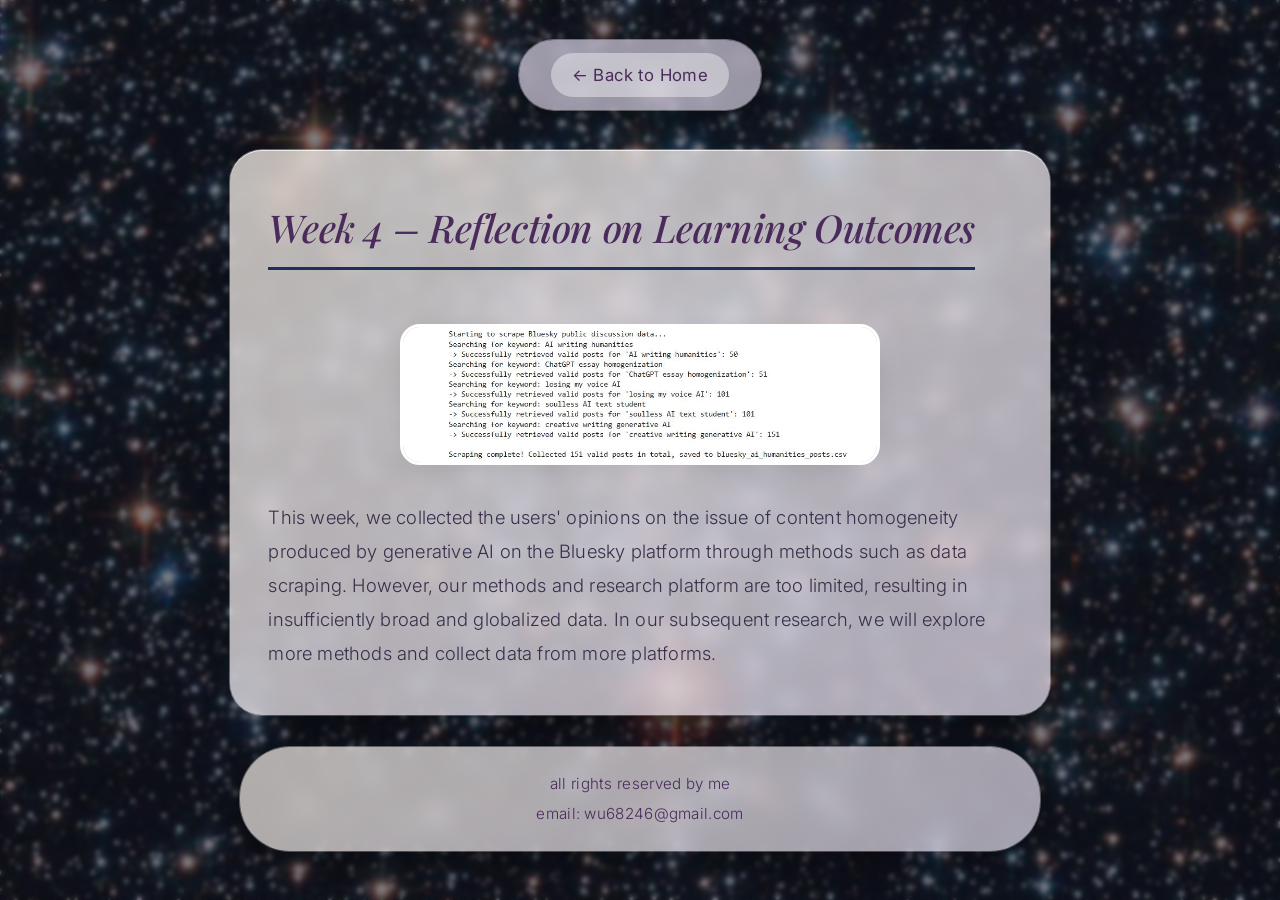
<file: week4.html>
<!DOCTYPE html>
<html lang="en">
<head>
  <meta charset="UTF-8">
  <meta name="viewport" content="width=device-width, initial-scale=1.0">
  <title>Week 4 – Reflection on Learning Outcomes</title>
  <link rel="preconnect" href="https://fonts.googleapis.com">
  <link rel="preconnect" href="https://fonts.gstatic.com" crossorigin>
  <link href="https://fonts.googleapis.com/css2?family=Playfair+Display:ital,wght@0,400;0,500;0,600;0,700;1,400&family=Inter:opsz,wght@14..32,300;14..32,400;14..32,500;14..32,600&display=swap" rel="stylesheet">
  <style>
    * {
      margin: 0;
      padding: 0;
      box-sizing: border-box;
    }

    body {
      font-family: 'Inter', 'Segoe UI', system-ui, -apple-system, sans-serif;
      font-weight: 300;
      line-height: 1.7;
      color: #1e1e2f;
      min-height: 100vh;
      background-image: url('5000r.jpg');
      background-size: cover;
      background-repeat: no-repeat;
      background-position: center;
      background-attachment: fixed;
      position: relative;
      display: flex;
      flex-direction: column;
      align-items: center;
      padding: 2rem 1.5rem;
    }

    body::before {
      content: "";
      position: fixed;
      inset: 0;
      background: rgba(20, 20, 30, 0.55);
      backdrop-filter: blur(2px);
      z-index: 0;
      pointer-events: none;
    }

    body > * {
      position: relative;
      z-index: 1;
    }

    nav {
      display: flex;
      flex-wrap: wrap;
      justify-content: center;
      gap: 1rem;
      margin: 0.5rem 0 2.5rem;
      background: rgba(245, 235, 255, 0.6);
      backdrop-filter: blur(8px);
      padding: 0.8rem 2rem;
      border-radius: 50px;
      box-shadow: 0 8px 20px rgba(0, 0, 0, 0.25), 0 0 0 1px rgba(255, 255, 255, 0.4);
      width: fit-content;
      max-width: 90%;
    }

    nav a {
      font-family: 'Inter', sans-serif;
      font-weight: 400;
      font-size: 1.05rem;
      color: #4a2b5c;
      text-decoration: none;
      padding: 0.5rem 1.3rem;
      border-radius: 30px;
      transition: all 0.25s ease;
      background: rgba(255, 255, 255, 0.4);
      letter-spacing: 0.4px;
    }

    nav a:hover {
      background: #4a2b5c;
      color: #ffffff;
      transform: translateY(-2px);
      box-shadow: 0 6px 12px rgba(0, 0, 0, 0.25);
      font-weight: 500;
    }

    .content-card {
      max-width: 820px;
      width: 100%;
      background: linear-gradient(145deg, rgba(255, 248, 240, 0.72), rgba(245, 238, 255, 0.68));
      backdrop-filter: blur(8px);
      border-radius: 2rem;
      padding: 2.8rem 2.4rem;
      box-shadow: 0 18px 35px -10px rgba(0, 0, 0, 0.4), 0 0 0 1px rgba(255, 255, 255, 0.35), inset 0 1px 0 rgba(255, 255, 255, 0.7);
      transition: all 0.2s ease;
    }

    .content-card h1 {
      font-family: 'Playfair Display', Georgia, serif;
      font-weight: 500;
      font-style: italic;
      font-size: 2.4rem;
      color: #4a2b5c;
      letter-spacing: -0.01em;
      margin-bottom: 1.4rem;
      padding-bottom: 0.4rem;
      border-bottom: 3px solid #1e2f5c;
      display: inline-block;
    }

    .content-card p {
      font-family: 'Inter', sans-serif;
      font-weight: 300;
      font-size: 1.15rem;
      color: #3a2f4b;
      line-height: 1.85;
      letter-spacing: 0.2px;
    }

    .content-card p strong {
      font-weight: 600;
      color: #4a2b5c;
    }

    .image-wrapper {
      margin: 2rem 0 2.2rem 0;
      display: flex;
      justify-content: center;
      align-items: center;
    }

    /* 图片尺寸增大：从240px改为480px，同时保持宽高比自适应 */
    .reflection-img {
      max-width: 480px;
      width: 100%;
      height: auto;
      border-radius: 20px;
      box-shadow: 0 8px 20px rgba(0, 0, 0, 0.08);
      border: 3px solid #ffffff;
      transition: transform 0.2s ease, box-shadow 0.2s ease;
      display: block;
    }

    .reflection-img:hover {
      transform: scale(1.01);
      box-shadow: 0 10px 24px rgba(0, 0, 0, 0.12);
    }

    .caption {
      text-align: center;
      font-size: 0.85rem;
      color: #6f7e7d;
      letter-spacing: 0.02em;
      margin-top: 0.6rem;
      font-style: italic;
      font-weight: 300;
    }

    footer {
      width: 100%;
      max-width: 800px;
      margin-top: 2rem;
      padding: 1.5rem 2rem;
      background: linear-gradient(145deg, rgba(255, 248, 240, 0.68), rgba(245, 238, 255, 0.64));
      backdrop-filter: blur(10px);
      border-radius: 50px;
      text-align: center;
      box-shadow: 0 12px 28px rgba(0, 0, 0, 0.3), 0 0 0 1px rgba(255, 255, 255, 0.35);
      font-family: 'Inter', sans-serif;
      font-weight: 300;
      font-size: 0.95rem;
      color: #4a2b5c;
      display: flex;
      flex-direction: column;
      gap: 0.3rem;
      letter-spacing: 0.3px;
    }

    footer p {
      margin: 0;
    }

    /* 响应式调整：小屏幕上适当缩小图片，但依然比原来的180px大 */
    @media (max-width: 700px) {
      .content-card {
        padding: 1.8rem 1.4rem;
      }
      .content-card h1 {
        font-size: 1.9rem;
      }
      .content-card p {
        font-size: 1.05rem;
      }
      nav {
        padding: 0.6rem 1rem;
      }
      nav a {
        font-size: 0.95rem;
        padding: 0.4rem 0.9rem;
      }
      .reflection-img {
        max-width: 360px;   /* 移动端也保持较大的尺寸，原先是180px */
      }
    }

    @media (max-width: 450px) {
      .reflection-img {
        max-width: 280px;   /* 超小屏再稍微缩小一点，避免溢出 */
      }
    }
  </style>
</head>
<body>
  <nav>
    <a href="index.html">← Back to Home</a>
  </nav>

  <main class="content-card">
    <h1>Week 4 – Reflection on Learning Outcomes</h1>

    <div class="image-wrapper">
      <figure style="display: flex; flex-direction: column; align-items: center; margin: 0;">
        <img 
          src="week4 pic.jpg" 
          alt="Reflection on learning – a small decorative image" 
          class="reflection-img"
          width="480"
          height="480"
          loading="lazy"
        >
      </figure>
    </div>

    <p>
    This week, we collected the users' opinions on the issue of content homogeneity produced by generative AI 
    on the Bluesky platform through methods such as data scraping.
     However, our methods and research platform are too limited, 
     resulting in insufficiently broad and globalized data. In our subsequent research, 
    we will explore more methods and collect data from more platforms.
    </p>
  </main>

  <footer>
    <p>all rights reserved by me</p>
    <p>email: wu68246@gmail.com</p>
  </footer>
</body>
</html>
</file>
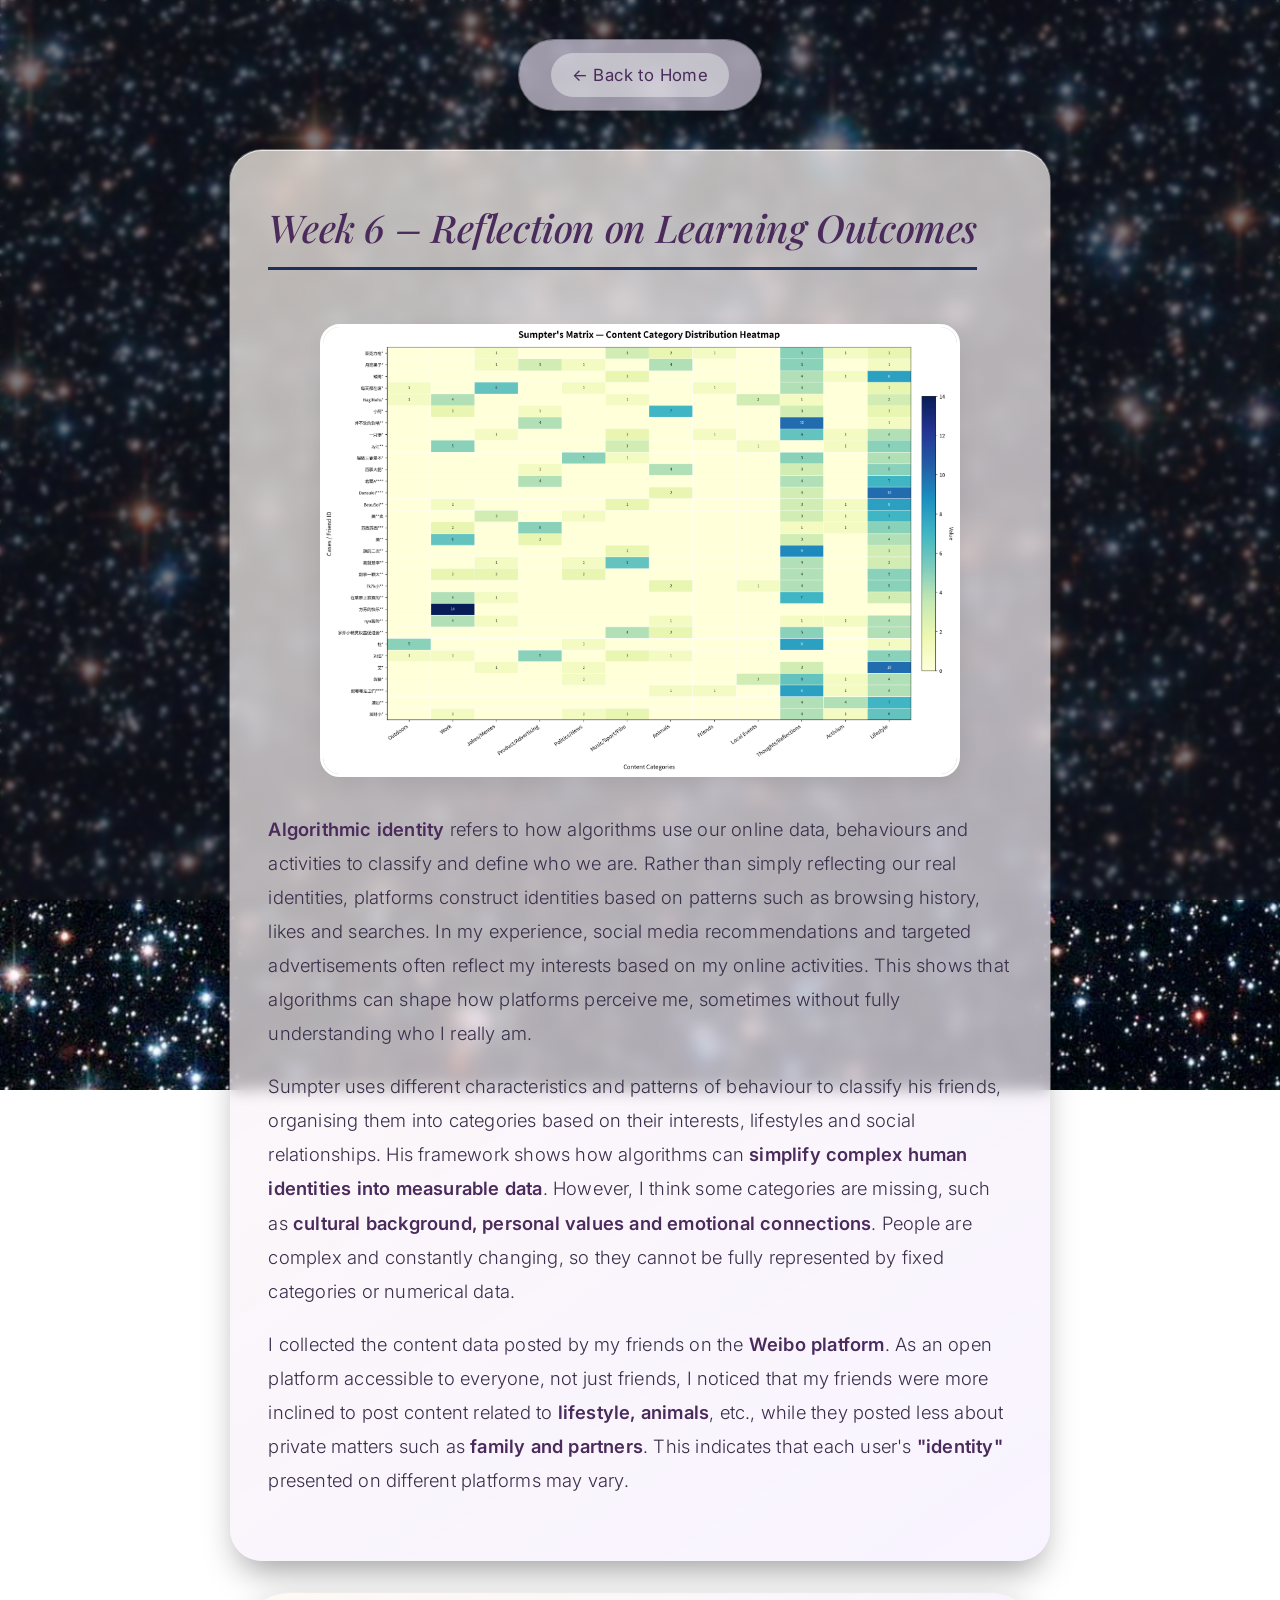
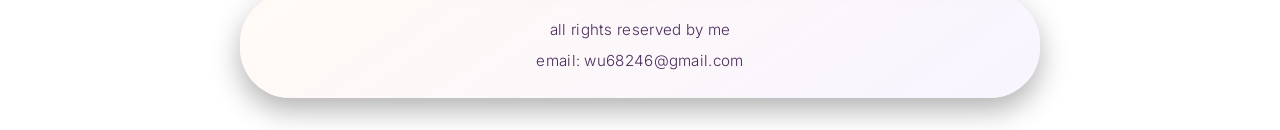
<file: week6.html>
<!DOCTYPE html>
<html lang="en">
<head>
  <meta charset="UTF-8">
  <meta name="viewport" content="width=device-width, initial-scale=1.0">
  <title>Week 6 – Reflection on Learning Outcomes</title>
  <link rel="preconnect" href="https://fonts.googleapis.com">
  <link rel="preconnect" href="https://fonts.gstatic.com" crossorigin>
  <link href="https://fonts.googleapis.com/css2?family=Playfair+Display:ital,wght@0,400;0,500;0,600;0,700;1,400&family=Inter:opsz,wght@14..32,300;14..32,400;14..32,500;14..32,600&display=swap" rel="stylesheet">
  <style>
    * {
      margin: 0;
      padding: 0;
      box-sizing: border-box;
    }

    body {
      font-family: 'Inter', 'Segoe UI', system-ui, -apple-system, sans-serif;
      font-weight: 300;
      line-height: 1.7;
      color: #1e1e2f;
      min-height: 100vh;
      background-image: url('5000r.jpg');
      background-size: cover;
      background-repeat: no-repeat;
      background-position: center;
      background-attachment: fixed;
      position: relative;
      display: flex;
      flex-direction: column;
      align-items: center;
      padding: 2rem 1.5rem;
    }

    body::before {
      content: "";
      position: fixed;
      inset: 0;
      background: rgba(20, 20, 30, 0.55);
      backdrop-filter: blur(2px);
      z-index: 0;
      pointer-events: none;
    }

    body > * {
      position: relative;
      z-index: 1;
    }

    nav {
      display: flex;
      flex-wrap: wrap;
      justify-content: center;
      gap: 1rem;
      margin: 0.5rem 0 2.5rem;
      background: rgba(245, 235, 255, 0.6);
      backdrop-filter: blur(8px);
      padding: 0.8rem 2rem;
      border-radius: 50px;
      box-shadow: 0 8px 20px rgba(0, 0, 0, 0.25), 0 0 0 1px rgba(255, 255, 255, 0.4);
      width: fit-content;
      max-width: 90%;
    }

    nav a {
      font-family: 'Inter', sans-serif;
      font-weight: 400;
      font-size: 1.05rem;
      color: #4a2b5c;
      text-decoration: none;
      padding: 0.5rem 1.3rem;
      border-radius: 30px;
      transition: all 0.25s ease;
      background: rgba(255, 255, 255, 0.4);
      letter-spacing: 0.4px;
    }

    nav a:hover {
      background: #4a2b5c;
      color: #ffffff;
      transform: translateY(-2px);
      box-shadow: 0 6px 12px rgba(0, 0, 0, 0.25);
      font-weight: 500;
    }

    .content-card {
      max-width: 820px;
      width: 100%;
      background: linear-gradient(145deg, rgba(255, 248, 240, 0.72), rgba(245, 238, 255, 0.68));
      backdrop-filter: blur(8px);
      border-radius: 2rem;
      padding: 2.8rem 2.4rem;
      box-shadow: 0 18px 35px -10px rgba(0, 0, 0, 0.4), 0 0 0 1px rgba(255, 255, 255, 0.35), inset 0 1px 0 rgba(255, 255, 255, 0.7);
      transition: all 0.2s ease;
    }

    .content-card h1 {
      font-family: 'Playfair Display', Georgia, serif;
      font-weight: 500;
      font-style: italic;
      font-size: 2.4rem;
      color: #4a2b5c;
      letter-spacing: -0.01em;
      margin-bottom: 1.4rem;
      padding-bottom: 0.4rem;
      border-bottom: 3px solid #1e2f5c;
      display: inline-block;
    }

    .content-card p {
      font-family: 'Inter', sans-serif;
      font-weight: 300;
      font-size: 1.15rem;
      color: #3a2f4b;
      line-height: 1.85;
      letter-spacing: 0.2px;
      margin-bottom: 1.2rem;
    }

    .content-card p strong {
      font-weight: 600;
      color: #4a2b5c;
    }

    /* ===== 图片区域：居中 + 更大尺寸 ===== */
    .image-wrapper {
      margin: 2rem 0 2.2rem 0;
      display: flex;
      justify-content: center;   /* 水平居中 */
      align-items: center;
    }

    .image-grid {
      display: grid;
      grid-template-columns: 1fr;
      gap: 1.6rem;
      justify-items: center;     /* 网格项水平居中 */
      align-items: start;
      width: 100%;
    }

    .image-grid figure {
      margin: 0 auto;            /* 额外居中保障 */
      display: flex;
      flex-direction: column;
      align-items: center;
      width: 100%;
    }

    /* 图片尺寸调大：最大 640px */
    .reflection-img {
      max-width: 640px;
      width: 100%;
      height: auto;
      margin: 0 auto;            /* 图片自身居中 */
      border-radius: 20px;
      box-shadow: 0 8px 20px rgba(0, 0, 0, 0.08);
      border: 3px solid #ffffff;
      transition: transform 0.2s ease, box-shadow 0.2s ease;
      display: block;
    }

    .reflection-img:hover {
      transform: scale(1.01);
      box-shadow: 0 10px 24px rgba(0, 0, 0, 0.12);
    }

    footer {
      width: 100%;
      max-width: 800px;
      margin-top: 2rem;
      padding: 1.5rem 2rem;
      background: linear-gradient(145deg, rgba(255, 248, 240, 0.68), rgba(245, 238, 255, 0.64));
      backdrop-filter: blur(10px);
      border-radius: 50px;
      text-align: center;
      box-shadow: 0 12px 28px rgba(0, 0, 0, 0.3), 0 0 0 1px rgba(255, 255, 255, 0.35);
      font-family: 'Inter', sans-serif;
      font-weight: 300;
      font-size: 0.95rem;
      color: #4a2b5c;
      display: flex;
      flex-direction: column;
      gap: 0.3rem;
      letter-spacing: 0.3px;
    }

    footer p {
      margin: 0;
    }

    /* ===== 响应式调整 ===== */
    @media (max-width: 700px) {
      .content-card {
        padding: 1.8rem 1.4rem;
      }
      .content-card h1 {
        font-size: 1.9rem;
      }
      .content-card p {
        font-size: 1.05rem;
      }
      nav {
        padding: 0.6rem 1rem;
      }
      nav a {
        font-size: 0.95rem;
        padding: 0.4rem 0.9rem;
      }

      .reflection-img {
        max-width: 560px;        /* 移动端仍然较大 */
      }
    }

    @media (max-width: 450px) {
      .reflection-img {
        max-width: 320px;        /* 超小屏避免溢出 */
      }
    }
  </style>
</head>
<body>
  <nav>
    <a href="index.html">← Back to Home</a>
  </nav>

  <main class="content-card">
    <h1>Week 6 – Reflection on Learning Outcomes</h1>

    <div class="image-wrapper">
      <div class="image-grid">
        <figure>
          <img 
            src="week6.png" 
            alt="Reflection on learning – visualization 1" 
            class="reflection-img"
            width="640"
            height="640"
            loading="lazy"
          >
        </figure>
      </div>
    </div>

    <p>
      <strong>Algorithmic identity</strong> refers to how algorithms use our online data,
      behaviours and activities to classify and define who we are.
      Rather than simply reflecting our real identities, platforms construct identities based on patterns such as
      browsing history, likes and searches. In my experience, social media recommendations and targeted advertisements
      often reflect my interests based on my online activities. This shows that algorithms can shape how platforms
      perceive me, sometimes without fully understanding who I really am.
    </p>

    <p>
      Sumpter uses different characteristics and patterns of behaviour to classify his friends,
      organising them into categories based on their interests, lifestyles and social relationships.
      His framework shows how algorithms can <strong>simplify complex human identities into measurable data</strong>.
      However, I think some categories are missing, such as <strong>cultural background, personal values and emotional connections</strong>.
      People are complex and constantly changing, so they cannot be fully represented by fixed categories or numerical data.
    </p>

    <p>
      I collected the content data posted by my friends on the <strong>Weibo platform</strong>.
      As an open platform accessible to everyone, not just friends, I noticed that my friends were more inclined
      to post content related to <strong>lifestyle, animals</strong>, etc., while they posted less about private matters
      such as <strong>family and partners</strong>. This indicates that each user's <strong>"identity"</strong> presented
      on different platforms may vary.
    </p>
  </main>

  <footer>
    <p>all rights reserved by me</p>
    <p>email: wu68246@gmail.com</p>
  </footer>
</body>
</html>
</file>
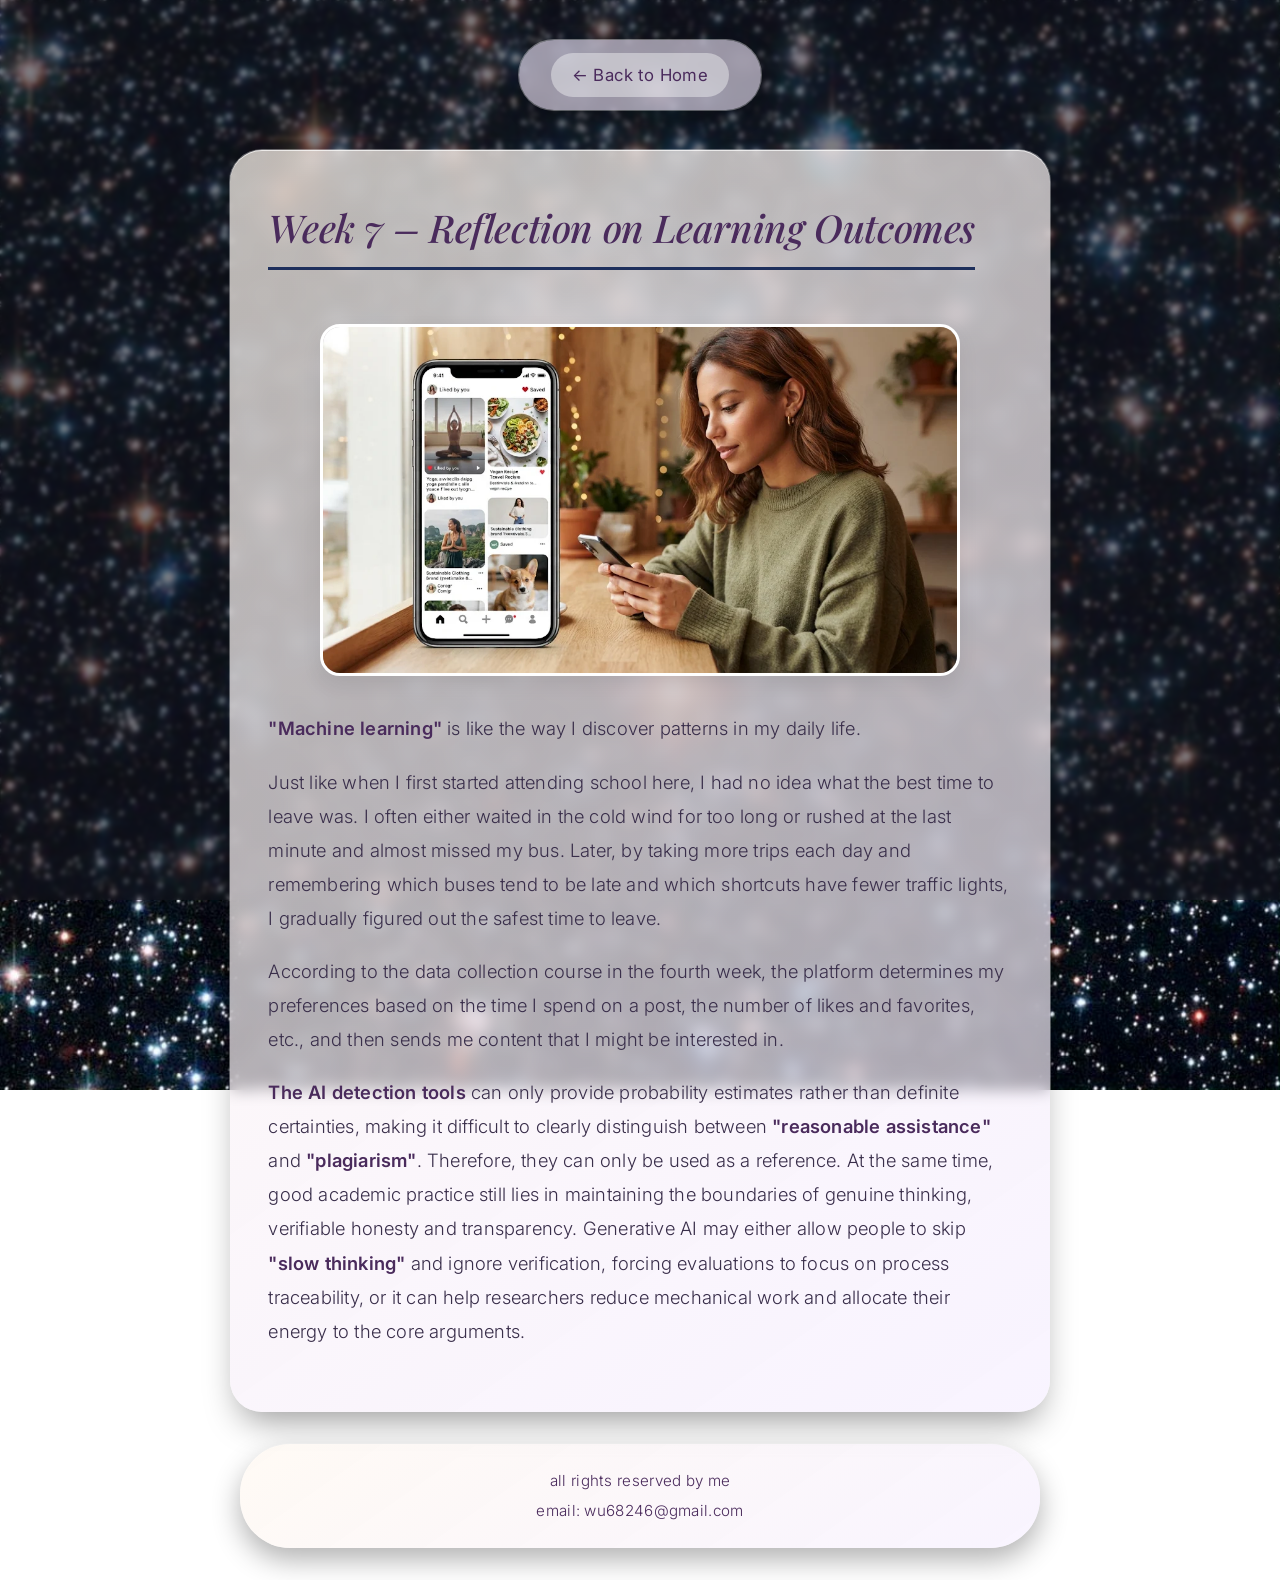
<file: week7.html>
<!DOCTYPE html>
<html lang="en">
<head>
  <meta charset="UTF-8">
  <meta name="viewport" content="width=device-width, initial-scale=1.0">
  <title>Week 7 – Reflection on Learning Outcomes</title>
  <link rel="preconnect" href="https://fonts.googleapis.com">
  <link rel="preconnect" href="https://fonts.gstatic.com" crossorigin>
  <link href="https://fonts.googleapis.com/css2?family=Playfair+Display:ital,wght@0,400;0,500;0,600;0,700;1,400&family=Inter:opsz,wght@14..32,300;14..32,400;14..32,500;14..32,600&display=swap" rel="stylesheet">
  <style>
    * {
      margin: 0;
      padding: 0;
      box-sizing: border-box;
    }

    body {
      font-family: 'Inter', 'Segoe UI', system-ui, -apple-system, sans-serif;
      font-weight: 300;
      line-height: 1.7;
      color: #1e1e2f;
      min-height: 100vh;
      background-image: url('5000r.jpg');
      background-size: cover;
      background-repeat: no-repeat;
      background-position: center;
      background-attachment: fixed;
      position: relative;
      display: flex;
      flex-direction: column;
      align-items: center;
      padding: 2rem 1.5rem;
    }

    body::before {
      content: "";
      position: fixed;
      inset: 0;
      background: rgba(20, 20, 30, 0.55);
      backdrop-filter: blur(2px);
      z-index: 0;
      pointer-events: none;
    }

    body > * {
      position: relative;
      z-index: 1;
    }

    nav {
      display: flex;
      flex-wrap: wrap;
      justify-content: center;
      gap: 1rem;
      margin: 0.5rem 0 2.5rem;
      background: rgba(245, 235, 255, 0.6);
      backdrop-filter: blur(8px);
      padding: 0.8rem 2rem;
      border-radius: 50px;
      box-shadow: 0 8px 20px rgba(0, 0, 0, 0.25), 0 0 0 1px rgba(255, 255, 255, 0.4);
      width: fit-content;
      max-width: 90%;
    }

    nav a {
      font-family: 'Inter', sans-serif;
      font-weight: 400;
      font-size: 1.05rem;
      color: #4a2b5c;
      text-decoration: none;
      padding: 0.5rem 1.3rem;
      border-radius: 30px;
      transition: all 0.25s ease;
      background: rgba(255, 255, 255, 0.4);
      letter-spacing: 0.4px;
    }

    nav a:hover {
      background: #4a2b5c;
      color: #ffffff;
      transform: translateY(-2px);
      box-shadow: 0 6px 12px rgba(0, 0, 0, 0.25);
      font-weight: 500;
    }

    .content-card {
      max-width: 820px;
      width: 100%;
      background: linear-gradient(145deg, rgba(255, 248, 240, 0.72), rgba(245, 238, 255, 0.68));
      backdrop-filter: blur(8px);
      border-radius: 2rem;
      padding: 2.8rem 2.4rem;
      box-shadow: 0 18px 35px -10px rgba(0, 0, 0, 0.4), 0 0 0 1px rgba(255, 255, 255, 0.35), inset 0 1px 0 rgba(255, 255, 255, 0.7);
      transition: all 0.2s ease;
    }

    .content-card h1 {
      font-family: 'Playfair Display', Georgia, serif;
      font-weight: 500;
      font-style: italic;
      font-size: 2.4rem;
      color: #4a2b5c;
      letter-spacing: -0.01em;
      margin-bottom: 1.4rem;
      padding-bottom: 0.4rem;
      border-bottom: 3px solid #1e2f5c;
      display: inline-block;
    }

    .content-card p {
      font-family: 'Inter', sans-serif;
      font-weight: 300;
      font-size: 1.15rem;
      color: #3a2f4b;
      line-height: 1.85;
      letter-spacing: 0.2px;
      margin-bottom: 1.2rem;
    }

    .content-card p strong {
      font-weight: 600;
      color: #4a2b5c;
    }

    /* ===== 图片区域：居中 + 更大尺寸 ===== */
    .image-wrapper {
      margin: 2rem 0 2.2rem 0;
      display: flex;
      justify-content: center;   /* 水平居中 */
      align-items: center;
    }

    .image-grid {
      display: grid;
      grid-template-columns: 1fr;
      gap: 1.6rem;
      justify-items: center;     /* 网格项水平居中 */
      align-items: start;
      width: 100%;
    }

    .image-grid figure {
      margin: 0 auto;            /* 额外居中保障 */
      display: flex;
      flex-direction: column;
      align-items: center;
      width: 100%;
    }

    /* 图片尺寸调大：最大 640px */
    .reflection-img {
      max-width: 640px;
      width: 100%;
      height: auto;
      margin: 0 auto;            /* 图片自身居中 */
      border-radius: 20px;
      box-shadow: 0 8px 20px rgba(0, 0, 0, 0.08);
      border: 3px solid #ffffff;
      transition: transform 0.2s ease, box-shadow 0.2s ease;
      display: block;
    }

    .reflection-img:hover {
      transform: scale(1.01);
      box-shadow: 0 10px 24px rgba(0, 0, 0, 0.12);
    }

    footer {
      width: 100%;
      max-width: 800px;
      margin-top: 2rem;
      padding: 1.5rem 2rem;
      background: linear-gradient(145deg, rgba(255, 248, 240, 0.68), rgba(245, 238, 255, 0.64));
      backdrop-filter: blur(10px);
      border-radius: 50px;
      text-align: center;
      box-shadow: 0 12px 28px rgba(0, 0, 0, 0.3), 0 0 0 1px rgba(255, 255, 255, 0.35);
      font-family: 'Inter', sans-serif;
      font-weight: 300;
      font-size: 0.95rem;
      color: #4a2b5c;
      display: flex;
      flex-direction: column;
      gap: 0.3rem;
      letter-spacing: 0.3px;
    }

    footer p {
      margin: 0;
    }

    /* ===== 响应式调整 ===== */
    @media (max-width: 700px) {
      .content-card {
        padding: 1.8rem 1.4rem;
      }
      .content-card h1 {
        font-size: 1.9rem;
      }
      .content-card p {
        font-size: 1.05rem;
      }
      nav {
        padding: 0.6rem 1rem;
      }
      nav a {
        font-size: 0.95rem;
        padding: 0.4rem 0.9rem;
      }

      .reflection-img {
        max-width: 560px;        /* 移动端仍然较大 */
      }
    }

    @media (max-width: 450px) {
      .reflection-img {
        max-width: 320px;        /* 超小屏避免溢出 */
      }
    }
  </style>
</head>
<body>
  <nav>
    <a href="index.html">← Back to Home</a>
  </nav>

  <main class="content-card">
    <h1>Week 7 – Reflection on Learning Outcomes</h1>

    <div class="image-wrapper">
      <div class="image-grid">
        <figure>
          <img 
            src="week7.png" 
            alt="Reflection on learning – visualization 1" 
            class="reflection-img"
            width="640"
            height="640"
            loading="lazy"
      
        </figure>
      </div>
    </div>

   <p>
  <strong>"Machine learning"</strong> is like the way I discover patterns in my daily life.
</p>

<p>
  Just like when I first started attending school here, I had no idea what the best time to leave was. I often either waited in the cold wind for too long or rushed at the last minute and almost missed my bus. Later, by taking more trips each day and remembering which buses tend to be late and which shortcuts have fewer traffic lights, I gradually figured out the safest time to leave.
</p>

<p>
  According to the data collection course in the fourth week, the platform determines my preferences based on the time I spend on a post, the number of likes and favorites, etc., and then sends me content that I might be interested in.
</p>

<p>
  <strong>The AI detection tools</strong> can only provide probability estimates rather than definite certainties, making it difficult to clearly distinguish between <strong>"reasonable assistance"</strong> and <strong>"plagiarism"</strong>. Therefore, they can only be used as a reference. At the same time, good academic practice still lies in maintaining the boundaries of genuine thinking, verifiable honesty and transparency. Generative AI may either allow people to skip <strong>"slow thinking"</strong> and ignore verification, forcing evaluations to focus on process traceability, or it can help researchers reduce mechanical work and allocate their energy to the core arguments.
</p>
  </main>

  <footer>
    <p>all rights reserved by me</p>
    <p>email: wu68246@gmail.com</p>
  </footer>
</body>
</html>
</file>
